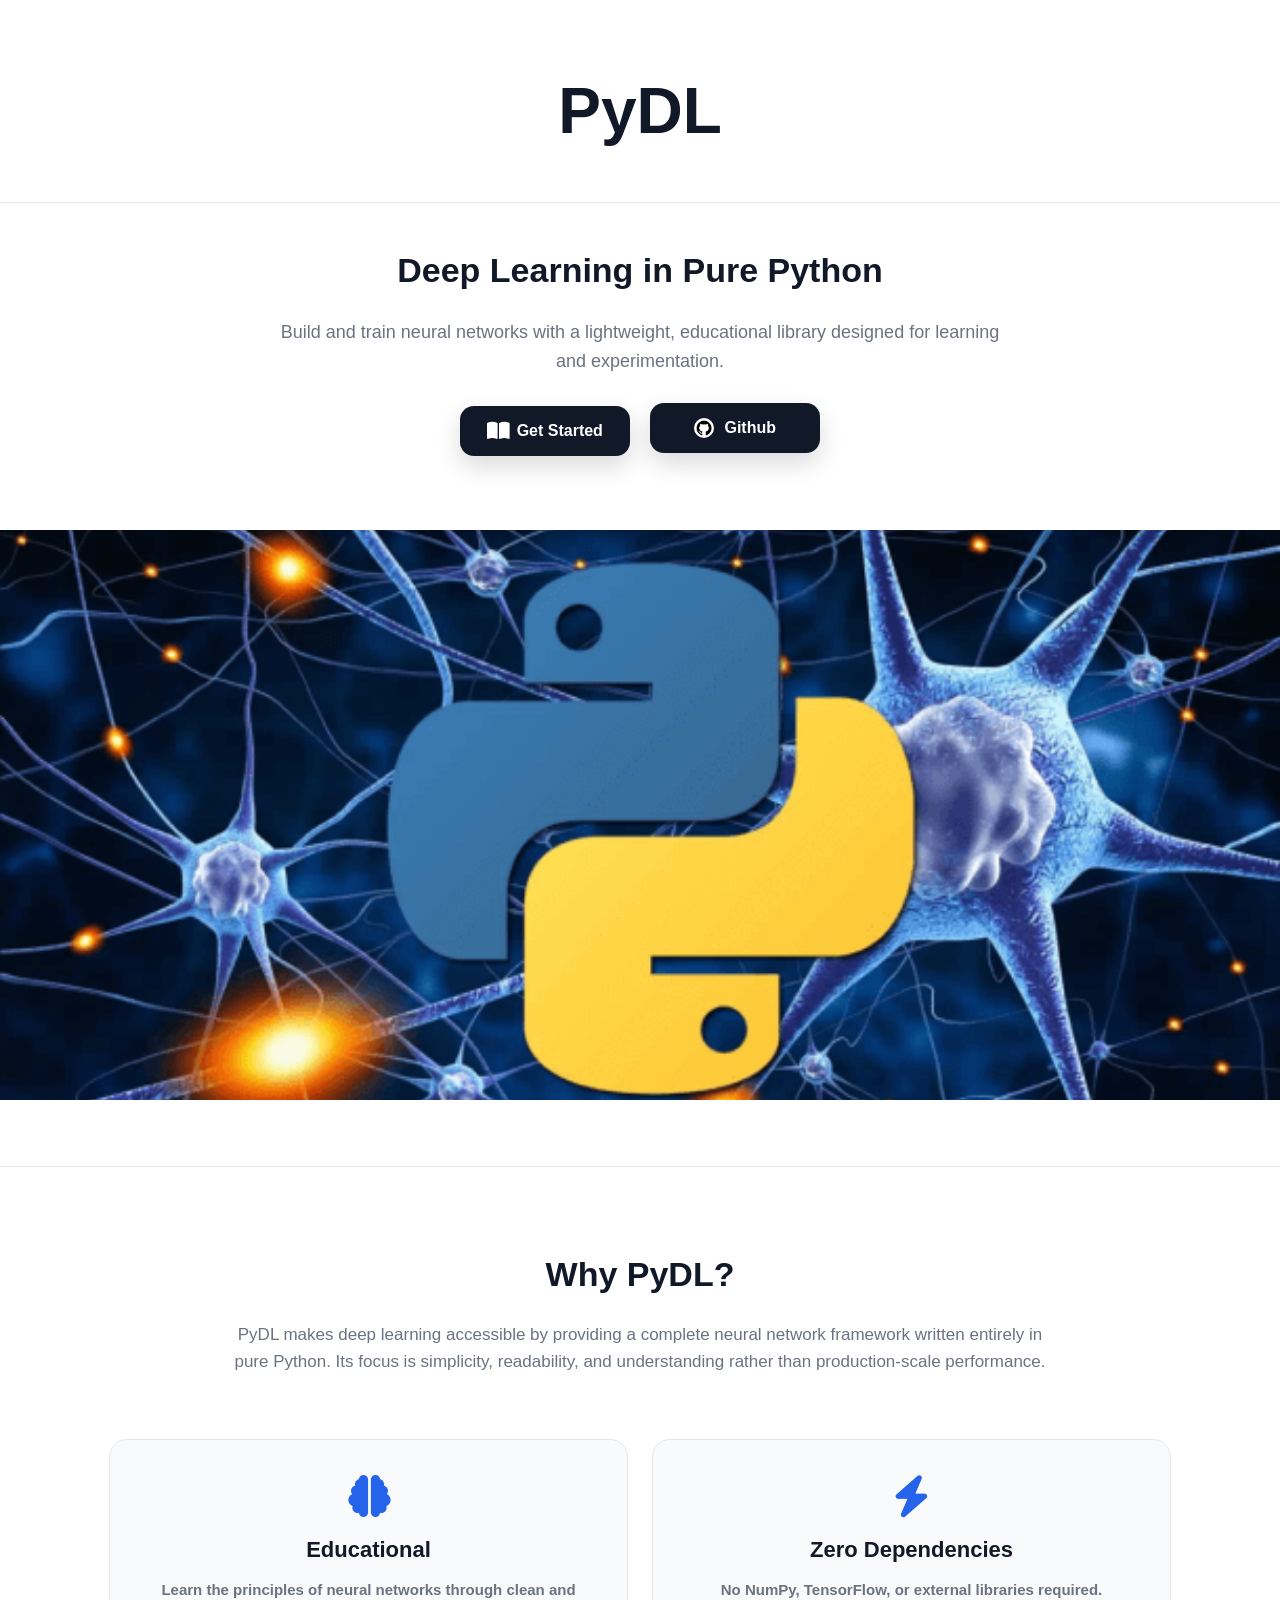
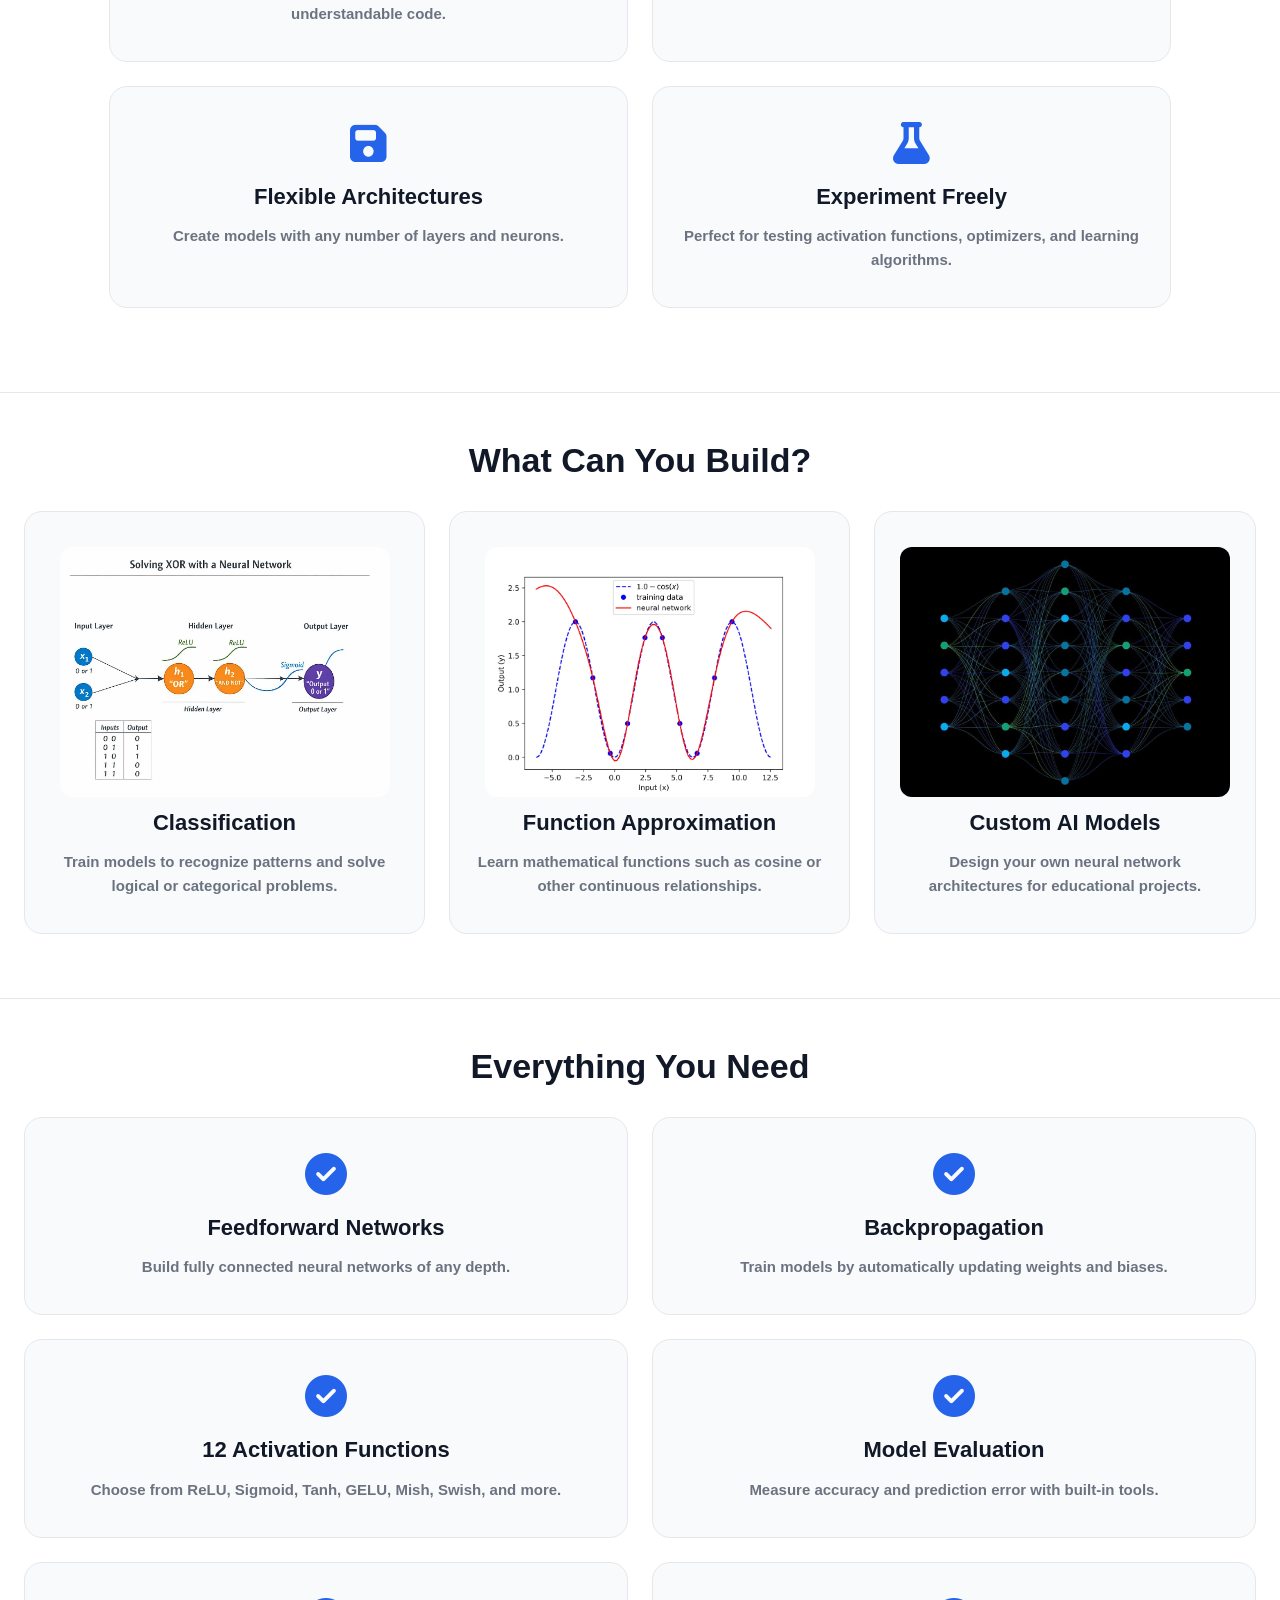
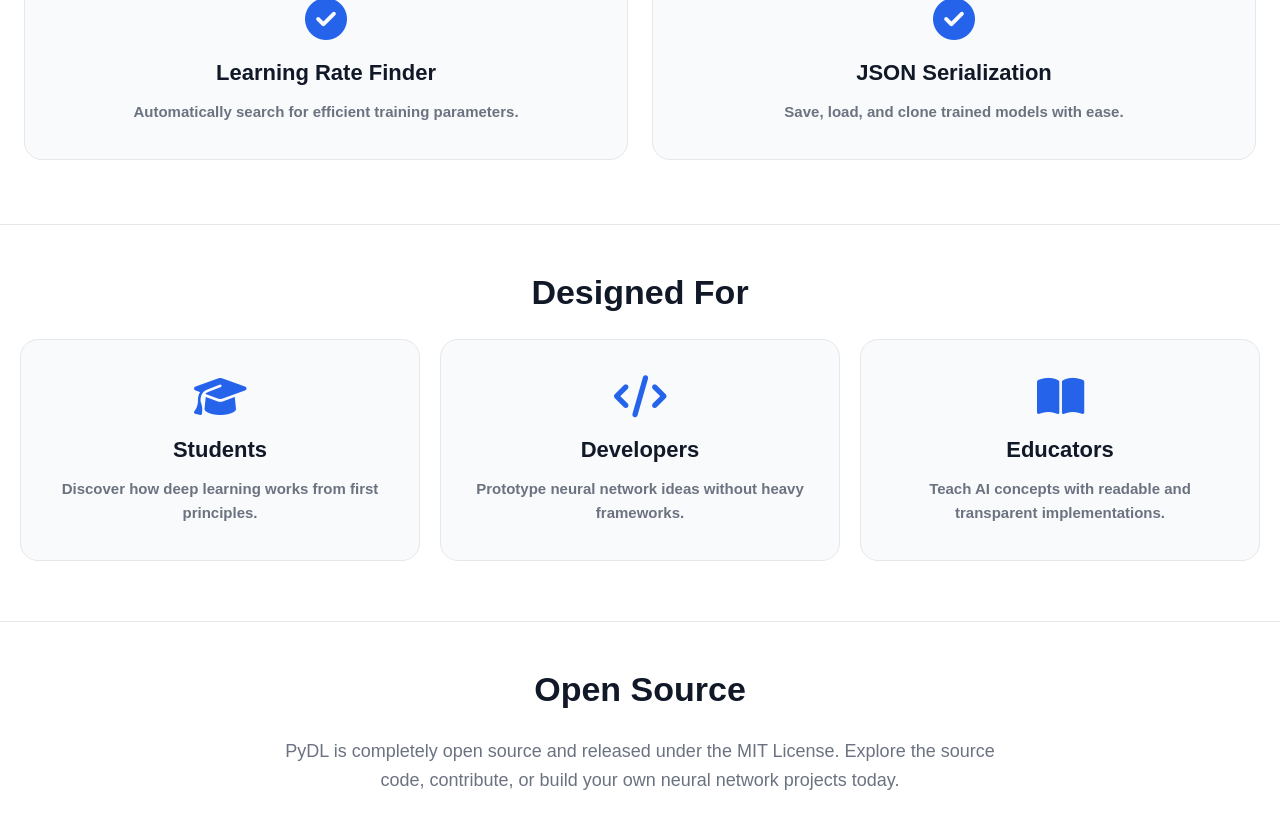
<file: index.html>
<!DOCTYPE html>
<html lang="fr">
    
<head>
    <meta charset="UTF-8">
    <meta name="viewport" content="width=device-width, initial-scale=1.0">

    <title>PyDL - Python Deep Learning Library</title>

    <meta name="description" content="PyDL is an open-source Python deep learning library for building neural networks, training machine learning models, and developing artificial intelligence projects.">
    <meta name="robots" content="index, follow">

    <link rel="stylesheet" href="style.css">
    <link rel="stylesheet" href="https://cdnjs.cloudflare.com/ajax/libs/font-awesome/6.7.2/css/all.min.css">
    <link rel="icon" type="image/png" href="Logoo.png">
</head>
<body style="font-family: Arial; font-weight: normal;">

    <h1>PyDL</h1>
    <hr>
    <h2>Deep Learning in Pure Python</h2>
    <p>Build and train neural networks with a lightweight, educational library designed for learning and experimentation.</p>
    <a href="#features">
        <button class="github-btn">
            <i class="fa-solid fa-book-open"></i>
            <span>Get Started</span>
        </button>
    </a>
    <a href="https://github.com/Adam54-eng/PyDL-library-of-Deep-Learning">
        <button class="github-btn">
            <img src="logo.jpg" width="30" height="30">
            <span>Github</span>
        </button>
    </a><br><br>
    <img src="python.png" class="hero-image"><br>
    <hr>

    <section id="features">
        <h2>Why PyDL?</h2>
        <p>PyDL makes deep learning accessible by providing a complete neural network framework written entirely in pure Python. 
            Its focus is simplicity, readability, and understanding rather than production-scale performance.
        </p>
        <table>
            <tr>
                <th>
                    <i class="fa-solid fa-brain"></i>
                    <h3>Educational</h3>
                    <p>Learn the principles of neural networks through clean and understandable code.</p></th>
                <th>
                    <i class="fa-solid fa-bolt"></i>
                    <h3>Zero Dependencies</h3>
                    <p>No NumPy, TensorFlow, or external libraries required.</p></th>
            </tr>
            <tr>
                <th>
                    <i class="fa-solid fa-floppy-disk"></i>
                    <h3>Flexible Architectures</h3>
                    <p>Create models with any number of layers and neurons.</p></th>
                <th>
                    <i class="fa-solid fa-flask"></i>
                    <h3>Experiment Freely</h3>
                    <p>Perfect for testing activation functions, optimizers, and learning algorithms.</p></th>
            </tr>
        </table>
    </section>
    <hr>
    <h2>What Can You Build?</h2>
    <table>
        <tr>
            <th>
                <img src="img1.jpg" class="build-image"><br>
                <h3>Classification</h3>
                <p>Train models to recognize patterns and solve logical or categorical problems.</p>
            </th>
            <th>
                <img src="img2.jpg" class="build-image"><br>
                <h3>Function Approximation</h3>
                <p>Learn mathematical functions such as cosine or other continuous relationships.</p>
            </th>
            <th>
                <img src="img3.jpg" class="build-image"><br>
                <h3>Custom AI Models</h3>
                <p>Design your own neural network architectures for educational projects.</p>
            </th>
        </tr>
    </table>
    <hr>
    <h2>Everything You Need</h2>
    <table>
        <tr>
            <th>
                <i class="fa-solid fa-circle-check"></i>
                <h3>Feedforward Networks</h3>
                <p>Build fully connected neural networks of any depth.</p>
            </th>
            <th>
                <i class="fa-solid fa-circle-check"></i>
                <h3>Backpropagation</h3>
                <p>Train models by automatically updating weights and biases.</p>
            </th>
        </tr>
        <tr>
            <th>
                <i class="fa-solid fa-circle-check"></i>
                <h3>12 Activation Functions</h3>
                <p>Choose from ReLU, Sigmoid, Tanh, GELU, Mish, Swish, and more.</p>
            </th>
            <th>
                <i class="fa-solid fa-circle-check"></i>
                <h3>Model Evaluation</h3>
                <p>Measure accuracy and prediction error with built-in tools.</p>
            </th>
        </tr>
        <tr>
            <th>
                <i class="fa-solid fa-circle-check"></i>
                <h3>Learning Rate Finder</h3>
                <p>Automatically search for efficient training parameters.</p>
            </th>
            <th>
                <i class="fa-solid fa-circle-check"></i>
                <h3>JSON Serialization</h3>
                <p>Save, load, and clone trained models with ease.</p>
            </th>
        </tr>
    </table>
    <hr>
    <h2>Designed For</h2>
    <table class="build-table">
        <tr>
            <th>
                <i class="fa-solid fa-graduation-cap"></i>
                <h3>Students</h3>
                <p>Discover how deep learning works from first principles.</p>
            </th>
            <th>
                <i class="fa-solid fa-code"></i>
                <h3>Developers</h3>
                <p>Prototype neural network ideas without heavy frameworks.</p>
            </th>
            <th>
                <i class="fa-solid fa-book-open"></i>
                <h3>Educators</h3>
                <p>Teach AI concepts with readable and transparent implementations.</p>
            </th>
        </tr>
    </table>
    <hr>
    <h2>Open Source</h2>
    <p>PyDL is completely open source and released under the MIT License. Explore the source code, contribute, or build your own neural network projects today.</p>

</body>
</html>
</file>
<file: style.css>
.github-btn{
    width: 170px;      /* même largeur */
    height: 48px;  
    display: inline-flex;
    align-items: center;
    gap: 10px;

    background: #000000;
    color: white;
    text-decoration: none;

    padding: 17px 17px;
    border-radius: 14px;

    font-family: Arial, sans-serif;
    font-size: 17px;
    font-weight: 600;

    box-shadow: 0 8px 20px rgba(37, 99, 235, 0.35);
    transition: 0.25s ease;
}

.github-btn:hover{
    transform: translateY(-3px);
    box-shadow: 0 14px 28px rgba(37, 99, 235, 0.45);
    background: #1D4ED8;
}

.github-btn img,
.github-btn i{
    width: 17px;
    height: 17px;
    font-size: 20px;
    border-radius: 50%;
}

a{
    text-decoration: none;
}

.hero-image{
    width: 100%;
    height: auto;
    display: block;
}

*{
    margin: 0;
    padding: 0;
    box-sizing: border-box;
}

html{
    scroll-behavior: smooth;
}

body{
    font-family: Arial, Helvetica, sans-serif;
    background: #ffffff;
    color: #111827;
    line-height: 1.6;
}

/* ===========================
   Hero
=========================== */

h1{
    font-size: 64px;
    text-align: center;
    margin-top: 60px;
    font-weight: 800;
}

h2{
    text-align: center;
    font-size: 34px;
    margin-top: 20px;
    font-weight: 700;
}

body > p{
    text-align: center;
    max-width: 750px;
    margin: 20px auto;
    color: #6B7280;
    font-size: 18px;
}

/* ===========================
   Buttons
=========================== */

a{
    text-decoration: none;
}

body > a{
    display: inline-block;
    margin: 8px;
}

body{
    text-align: center;
}

.github-btn{
    width: 170px;
    height: 50px;

    display: inline-flex;
    align-items: center;
    justify-content: center;
    gap: 10px;

    background: #111827;
    color: white;

    border: none;
    border-radius: 14px;

    font-size: 16px;
    font-weight: 600;

    cursor: pointer;
    transition: .25s ease;

    box-shadow: 0 10px 25px rgba(0,0,0,.15);
}

.github-btn:hover{
    background: #2563EB;
    transform: translateY(-4px);
    box-shadow: 0 18px 35px rgba(37,99,235,.35);
}

.github-btn img,
.github-btn i{
    width: 20px;
    height: 20px;
    font-size: 20px;
}

/* ===========================
   Hero Image
=========================== */

.hero-image{
    width: 100%;
    height: 570px;
    object-fit: cover;
    display: block;
    margin-top: 40px;
}

.build-image{
    width: 330px;
    height: 250px;
    object-fit: cover;
    border-radius: 12px;
}

/* ===========================
   Dividers
=========================== */

hr{
    border: none;
    height: 1px;
    background: #E5E7EB;
    margin: 40px 0;
}

/* ===========================
   Features Section
=========================== */

#features{
    max-width: 1150px;
    margin: auto;
    padding: 20px;
    text-align: left;
}

#features h2{
    text-align: center;
    margin-bottom: 20px;
}

#features > p{
    text-align: center;
    color: #6B7280;
    max-width: 820px;
    margin: auto;
    margin-bottom: 40px;
    font-size: 17px;
}

/* ===========================
   Feature Cards
=========================== */

table{
    width: 100%;
    border-collapse: separate;
    border-spacing: 24px;
}

th{
    width: 50%;
    background: #F9FAFB;
    border: 1px solid #E5E7EB;
    border-radius: 18px;
    padding: 35px 25px;
    text-align: center;
    vertical-align: top;
    transition: .25s ease;
}

th:hover{
    transform: translateY(-6px);
    box-shadow: 0 14px 28px rgba(0,0,0,.08);
    border-color: #2563EB;
}

th i{
    font-size: 42px;
    color: #2563EB;
    margin-bottom: 15px;
}

th h3{
    font-size: 22px;
    margin-bottom: 10px;
    color: #111827;
}

th p{
    color: #6B7280;
    font-size: 15px;
    line-height: 1.6;
}

/* ===========================
   Last Title
=========================== */

#features hr{
    margin: 60px 0;
}

#features h2:last-child{
    margin-top: 10px;
}

/* ===========================
   Responsive
=========================== */

@media (max-width: 768px){

    h1{
        font-size: 46px;
    }

    h2{
        font-size: 28px;
    }

    body > p{
        font-size: 16px;
        padding: 0 20px;
    }

    .hero-image{
        height: 260px;
    }

    table,
    tr,
    th{
        display: block;
        width: 100%;
    }

    table{
        border-spacing: 0;
    }

    th{
        margin-bottom: 20px;
    }

    .github-btn{
        width: 160px;
    }
}

.build-table{
    width: 100%;
    table-layout: fixed;
    border-collapse: separate;
    border-spacing: 20px;
}

.build-table th{
    width: 33.33%;    /* même hauteur pour les 3 cartes */
    vertical-align: top;
}
</file>
